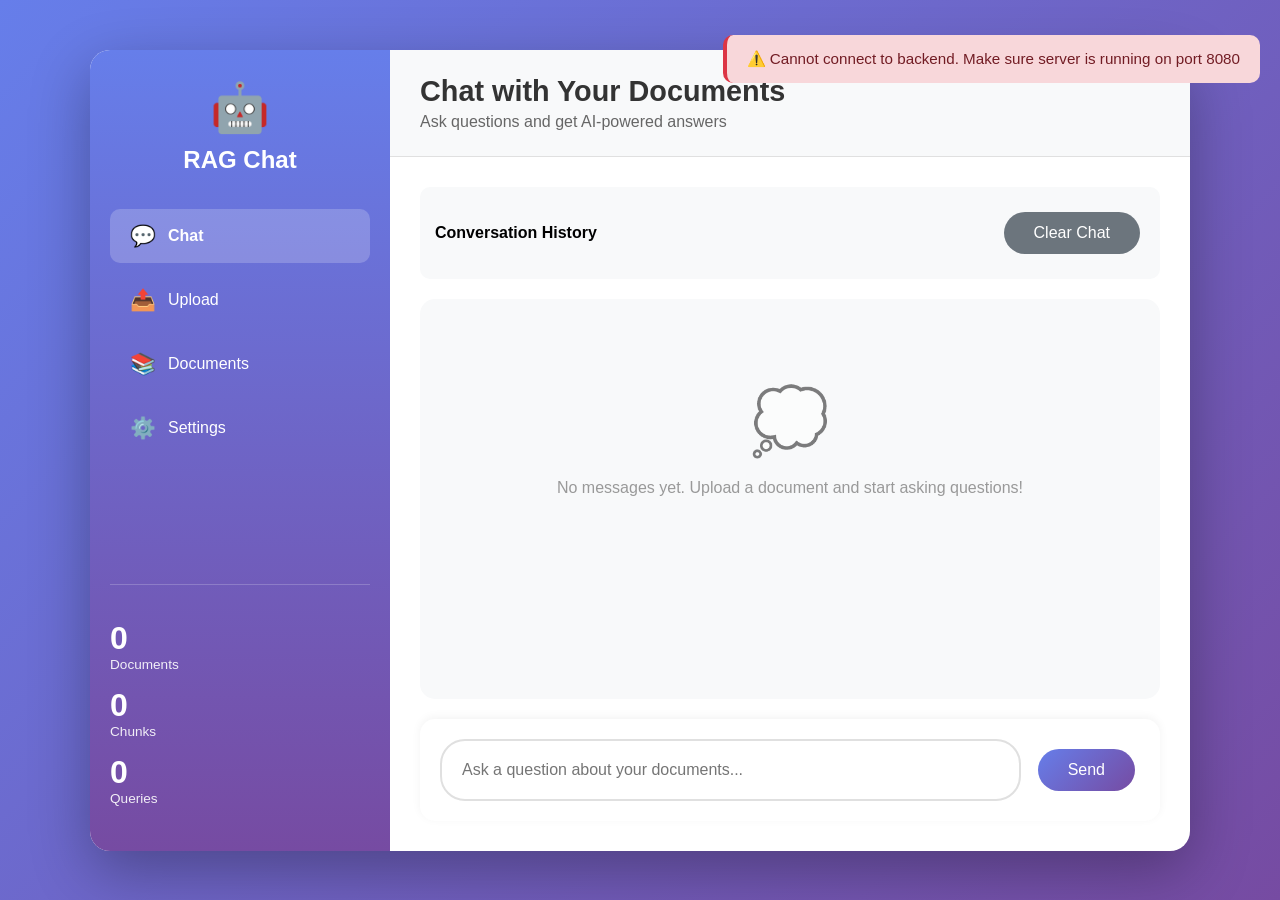
<file: frontend/index.html>
<!DOCTYPE html>
<html lang="en">
<head>
    <meta charset="UTF-8">
    <meta name="viewport" content="width=device-width, initial-scale=1.0">
    <title>Java RAG Chat System</title>
    <style>
        * {
            margin: 0;
            padding: 0;
            box-sizing: border-box;
        }

        body {
            font-family: 'Segoe UI', Tahoma, Geneva, Verdana, sans-serif;
            background: linear-gradient(135deg, #667eea 0%, #764ba2 100%);
            min-height: 100vh;
            display: flex;
            justify-content: center;
            align-items: center;
            padding: 20px;
        }

        .container {
            background: white;
            border-radius: 20px;
            box-shadow: 0 20px 60px rgba(0, 0, 0, 0.3);
            width: 100%;
            max-width: 1100px;
            overflow: hidden;
            display: grid;
            grid-template-columns: 300px 1fr;
            min-height: 700px;
        }

        /* Sidebar */
        .sidebar {
            background: linear-gradient(180deg, #667eea 0%, #764ba2 100%);
            color: white;
            padding: 30px 20px;
            display: flex;
            flex-direction: column;
        }

        .logo {
            text-align: center;
            margin-bottom: 30px;
        }

        .logo h1 {
            font-size: 1.5em;
            margin-top: 10px;
        }

        .logo .icon {
            font-size: 3em;
        }

        .menu-item {
            padding: 15px 20px;
            margin: 5px 0;
            border-radius: 10px;
            cursor: pointer;
            transition: all 0.3s;
            display: flex;
            align-items: center;
            gap: 12px;
        }

        .menu-item:hover {
            background: rgba(255, 255, 255, 0.1);
        }

        .menu-item.active {
            background: rgba(255, 255, 255, 0.2);
            font-weight: 600;
        }

        .menu-icon {
            font-size: 1.3em;
        }

        .stats-sidebar {
            margin-top: auto;
            padding-top: 20px;
            border-top: 1px solid rgba(255, 255, 255, 0.2);
        }

        .stat-item-sidebar {
            margin: 15px 0;
        }

        .stat-value-sidebar {
            font-size: 2em;
            font-weight: 700;
        }

        .stat-label-sidebar {
            font-size: 0.85em;
            opacity: 0.9;
        }

        /* Main Content */
        .main-content {
            display: flex;
            flex-direction: column;
        }

        .header {
            background: #f8f9fa;
            padding: 25px 30px;
            border-bottom: 1px solid #e0e0e0;
        }

        .header h2 {
            color: #333;
            font-size: 1.8em;
        }

        .header p {
            color: #666;
            margin-top: 5px;
        }

        .content {
            padding: 30px;
            flex: 1;
            overflow-y: auto;
        }

        .view {
            display: none;
        }

        .view.active {
            display: block;
        }

        /* Upload View */
        .upload-area {
            border: 3px dashed #667eea;
            border-radius: 15px;
            padding: 50px;
            text-align: center;
            transition: all 0.3s;
            cursor: pointer;
            background: #f8f9ff;
        }

        .upload-area:hover {
            border-color: #764ba2;
            background: #f0f3ff;
            transform: scale(1.02);
        }

        .upload-area.dragging {
            border-color: #764ba2;
            background: #e8ebff;
            transform: scale(1.05);
        }

        #fileInput {
            display: none;
        }

        .upload-icon {
            font-size: 4em;
            margin-bottom: 20px;
        }

        .btn {
            background: linear-gradient(135deg, #667eea 0%, #764ba2 100%);
            color: white;
            border: none;
            padding: 12px 30px;
            border-radius: 25px;
            font-size: 1em;
            cursor: pointer;
            transition: transform 0.2s, box-shadow 0.2s;
            margin: 10px 5px;
        }

        .btn:hover:not(:disabled) {
            transform: translateY(-2px);
            box-shadow: 0 8px 20px rgba(102, 126, 234, 0.4);
        }

        .btn:disabled {
            opacity: 0.5;
            cursor: not-allowed;
        }

        .btn-secondary {
            background: #6c757d;
        }

        /* Chat View */
        .chat-header {
            display: flex;
            justify-content: space-between;
            align-items: center;
            margin-bottom: 20px;
            padding: 15px;
            background: #f8f9fa;
            border-radius: 10px;
        }

        .chat-container {
            background: #f8f9fa;
            border-radius: 15px;
            padding: 25px;
            min-height: 400px;
            max-height: 450px;
            overflow-y: auto;
            margin-bottom: 20px;
            scroll-behavior: smooth;
        }

        .message {
            margin-bottom: 20px;
            animation: fadeIn 0.4s ease-in;
        }

        @keyframes fadeIn {
            from { opacity: 0; transform: translateY(15px); }
            to { opacity: 1; transform: translateY(0); }
        }

        .message-wrapper {
            display: flex;
            gap: 12px;
            align-items: flex-start;
        }

        .message.user .message-wrapper {
            flex-direction: row-reverse;
        }

        .avatar {
            width: 40px;
            height: 40px;
            border-radius: 50%;
            display: flex;
            align-items: center;
            justify-content: center;
            font-size: 1.3em;
            flex-shrink: 0;
        }

        .message.user .avatar {
            background: linear-gradient(135deg, #667eea 0%, #764ba2 100%);
        }

        .message.assistant .avatar {
            background: linear-gradient(135deg, #f093fb 0%, #f5576c 100%);
        }

        .message-bubble {
            padding: 15px 20px;
            border-radius: 15px;
            max-width: 75%;
            word-wrap: break-word;
        }

        .message.user .message-bubble {
            background: linear-gradient(135deg, #667eea 0%, #764ba2 100%);
            color: white;
            border-bottom-right-radius: 5px;
        }

        .message.assistant .message-bubble {
            background: white;
            border: 1px solid #e0e0e0;
            border-bottom-left-radius: 5px;
            box-shadow: 0 2px 5px rgba(0,0,0,0.05);
        }

        .message-header {
            font-weight: 600;
            margin-bottom: 8px;
            font-size: 0.85em;
            opacity: 0.8;
        }

        .message-content {
            line-height: 1.7;
            font-size: 0.95em;
        }

        .sources {
            margin-top: 15px;
            padding-top: 15px;
            border-top: 1px solid #e0e0e0;
        }

        .sources-title {
            font-size: 0.85em;
            font-weight: 600;
            margin-bottom: 8px;
            color: #666;
        }

        .source-chip {
            display: inline-block;
            background: linear-gradient(135deg, #667eea15, #764ba215);
            border: 1px solid #667eea40;
            padding: 6px 14px;
            border-radius: 20px;
            font-size: 0.8em;
            margin: 4px;
            color: #667eea;
            font-weight: 500;
        }

        .input-area {
            display: flex;
            gap: 12px;
            padding: 20px;
            background: white;
            border-radius: 15px;
            box-shadow: 0 -2px 10px rgba(0,0,0,0.05);
        }

        .input-area input {
            flex: 1;
            padding: 15px 20px;
            border: 2px solid #e0e0e0;
            border-radius: 25px;
            font-size: 1em;
            transition: all 0.3s;
        }

        .input-area input:focus {
            outline: none;
            border-color: #667eea;
            box-shadow: 0 0 0 3px rgba(102, 126, 234, 0.1);
        }

        .status {
            padding: 15px 20px;
            border-radius: 10px;
            margin: 15px 0;
            font-size: 0.95em;
            display: flex;
            align-items: center;
            gap: 10px;
        }

        .status.success {
            background: #d4edda;
            color: #155724;
            border-left: 4px solid #28a745;
        }

        .status.error {
            background: #f8d7da;
            color: #721c24;
            border-left: 4px solid #dc3545;
        }

        .status.info {
            background: #d1ecf1;
            color: #0c5460;
            border-left: 4px solid #17a2b8;
        }

        .spinner {
            border: 3px solid #f3f3f3;
            border-top: 3px solid #667eea;
            border-radius: 50%;
            width: 20px;
            height: 20px;
            animation: spin 0.8s linear infinite;
            display: inline-block;
        }

        @keyframes spin {
            0% { transform: rotate(0deg); }
            100% { transform: rotate(360deg); }
        }

        /* Documents View */
        .document-list {
            display: grid;
            gap: 15px;
        }

        .document-card {
            background: white;
            border: 1px solid #e0e0e0;
            border-radius: 12px;
            padding: 20px;
            display: flex;
            justify-content: space-between;
            align-items: center;
            transition: all 0.3s;
        }

        .document-card:hover {
            box-shadow: 0 5px 15px rgba(0,0,0,0.1);
            transform: translateY(-2px);
        }

        .document-info {
            display: flex;
            align-items: center;
            gap: 15px;
        }

        .document-icon {
            font-size: 2.5em;
        }

        .document-details h3 {
            color: #333;
            margin-bottom: 5px;
        }

        .document-meta {
            color: #666;
            font-size: 0.9em;
        }

        /* Settings View */
        .settings-group {
            background: white;
            border: 1px solid #e0e0e0;
            border-radius: 12px;
            padding: 25px;
            margin-bottom: 20px;
        }

        .settings-group h3 {
            color: #333;
            margin-bottom: 20px;
            padding-bottom: 10px;
            border-bottom: 2px solid #f0f0f0;
        }

        .setting-item {
            display: flex;
            justify-content: space-between;
            align-items: center;
            padding: 15px 0;
            border-bottom: 1px solid #f0f0f0;
        }

        .setting-item:last-child {
            border-bottom: none;
        }

        .setting-label {
            font-weight: 500;
            color: #333;
        }

        .setting-description {
            font-size: 0.85em;
            color: #666;
            margin-top: 5px;
        }

        .setting-input {
            padding: 8px 15px;
            border: 2px solid #e0e0e0;
            border-radius: 8px;
            width: 150px;
        }

        /* Responsive */
        @media (max-width: 768px) {
            .container {
                grid-template-columns: 1fr;
            }
            
            .sidebar {
                display: none;
            }
            
            .message-bubble {
                max-width: 90%;
            }
        }

        /* Empty State */
        .empty-state {
            text-align: center;
            padding: 60px 20px;
            color: #999;
        }

        .empty-state-icon {
            font-size: 4em;
            margin-bottom: 20px;
            opacity: 0.5;
        }

        /* Typing Indicator */
        .typing-indicator {
            display: flex;
            gap: 5px;
            padding: 10px 0;
        }

        .typing-dot {
            width: 8px;
            height: 8px;
            border-radius: 50%;
            background: #999;
            animation: typing 1.4s infinite;
        }

        .typing-dot:nth-child(2) {
            animation-delay: 0.2s;
        }

        .typing-dot:nth-child(3) {
            animation-delay: 0.4s;
        }

        @keyframes typing {
            0%, 60%, 100% {
                transform: translateY(0);
                opacity: 0.7;
            }
            30% {
                transform: translateY(-10px);
                opacity: 1;
            }
        }
    </style>
</head>
<body>
    <div class="container">
        <!-- Sidebar -->
        <div class="sidebar">
            <div class="logo">
                <div class="icon">🤖</div>
                <h1>RAG Chat</h1>
            </div>

            <div class="menu-item active" onclick="switchView('chat')">
                <span class="menu-icon">💬</span>
                <span>Chat</span>
            </div>
            <div class="menu-item" onclick="switchView('upload')">
                <span class="menu-icon">📤</span>
                <span>Upload</span>
            </div>
            <div class="menu-item" onclick="switchView('documents')">
                <span class="menu-icon">📚</span>
                <span>Documents</span>
            </div>
            <div class="menu-item" onclick="switchView('settings')">
                <span class="menu-icon">⚙️</span>
                <span>Settings</span>
            </div>

            <div class="stats-sidebar">
                <div class="stat-item-sidebar">
                    <div class="stat-value-sidebar" id="sidebarDocs">0</div>
                    <div class="stat-label-sidebar">Documents</div>
                </div>
                <div class="stat-item-sidebar">
                    <div class="stat-value-sidebar" id="sidebarChunks">0</div>
                    <div class="stat-label-sidebar">Chunks</div>
                </div>
                <div class="stat-item-sidebar">
                    <div class="stat-value-sidebar" id="sidebarQueries">0</div>
                    <div class="stat-label-sidebar">Queries</div>
                </div>
            </div>
        </div>

        <!-- Main Content -->
        <div class="main-content">
            <div class="header">
                <h2 id="viewTitle">Chat with Your Documents</h2>
                <p id="viewDescription">Ask questions and get AI-powered answers</p>
            </div>

            <div class="content">
                <!-- Chat View -->
                <div class="view active" id="chatView">
                    <div class="chat-header">
                        <div>
                            <strong>Conversation History</strong>
                        </div>
                        <button class="btn btn-secondary" onclick="clearChat()">Clear Chat</button>
                    </div>
                    <div class="chat-container" id="chatContainer">
                        <div class="empty-state">
                            <div class="empty-state-icon">💭</div>
                            <p>No messages yet. Upload a document and start asking questions!</p>
                        </div>
                    </div>
                    <div class="input-area">
                        <input type="text" id="queryInput" placeholder="Ask a question about your documents..." />
                        <button class="btn" onclick="sendQuery()">Send</button>
                    </div>
                </div>

                <!-- Upload View -->
                <div class="view" id="uploadView">
                    <div class="upload-area" id="uploadArea">
                        <div class="upload-icon">📁</div>
                        <p style="font-size: 1.2em; margin-bottom: 10px;"><strong>Drop PDF here or click to browse</strong></p>
                        <p style="color: #666; font-size: 0.95em;">Maximum file size: 50MB • Supported format: PDF</p>
                        <input type="file" id="fileInput" accept=".pdf" multiple>
                    </div>
                    <div id="uploadStatus"></div>
                </div>

                <!-- Documents View -->
                <div class="view" id="documentsView">
                    <div class="document-list" id="documentList">
                        <div class="empty-state">
                            <div class="empty-state-icon">📄</div>
                            <p>No documents uploaded yet.</p>
                        </div>
                    </div>
                </div>

                <!-- Settings View -->
                <div class="view" id="settingsView">
                    <div class="settings-group">
                        <h3>🔧 API Configuration</h3>
                        <div class="setting-item">
                            <div>
                                <div class="setting-label">API Base URL</div>
                                <div class="setting-description">Backend server endpoint</div>
                            </div>
                            <input type="text" class="setting-input" id="apiUrl" value="http://localhost:8080/api" style="width: 300px;">
                        </div>
                    </div>

                    <div class="settings-group">
                        <h3>🔍 Search Settings</h3>
                        <div class="setting-item">
                            <div>
                                <div class="setting-label">Results per Query (Top K)</div>
                                <div class="setting-description">Number of relevant chunks to retrieve</div>
                            </div>
                            <input type="number" class="setting-input" id="topK" value="5" min="1" max="20">
                        </div>
                    </div>

                    <div class="settings-group">
                        <h3>💡 Display Settings</h3>
                        <div class="setting-item">
                            <div>
                                <div class="setting-label">Show Source Citations</div>
                                <div class="setting-description">Display document sources in responses</div>
                            </div>
                            <label style="cursor: pointer;">
                                <input type="checkbox" id="showSources" checked> Enable
                            </label>
                        </div>
                    </div>

                    <button class="btn" onclick="saveSettings()">Save Settings</button>
                </div>
            </div>
        </div>
    </div>

    <script>
        let API_BASE_URL = 'http://localhost:8080/api';
        let uploadedDocs = 0;
        let queriesCount = 0;
        let topK = 5;
        let showSources = true;
        let documentsList = [];

        // Load settings from localStorage
        function loadSettings() {
            const savedUrl = localStorage.getItem('apiUrl');
            const savedTopK = localStorage.getItem('topK');
            const savedShowSources = localStorage.getItem('showSources');

            if (savedUrl) {
                API_BASE_URL = savedUrl;
                document.getElementById('apiUrl').value = savedUrl;
            }
            if (savedTopK) {
                topK = parseInt(savedTopK);
                document.getElementById('topK').value = savedTopK;
            }
            if (savedShowSources !== null) {
                showSources = savedShowSources === 'true';
                document.getElementById('showSources').checked = showSources;
            }
        }

        // Save settings to localStorage
        function saveSettings() {
            API_BASE_URL = document.getElementById('apiUrl').value;
            topK = parseInt(document.getElementById('topK').value);
            showSources = document.getElementById('showSources').checked;

            localStorage.setItem('apiUrl', API_BASE_URL);
            localStorage.setItem('topK', topK);
            localStorage.setItem('showSources', showSources);

            showNotification('Settings saved successfully!', 'success');
        }

        // View switching
        function switchView(viewName) {
            const views = ['chat', 'upload', 'documents', 'settings'];
            const titles = {
                'chat': 'Chat with Your Documents',
                'upload': 'Upload Documents',
                'documents': 'Manage Documents',
                'settings': 'Settings'
            };
            const descriptions = {
                'chat': 'Ask questions and get AI-powered answers',
                'upload': 'Upload PDF documents for processing',
                'documents': 'View and manage uploaded documents',
                'settings': 'Configure application settings'
            };

            views.forEach(v => {
                document.getElementById(`${v}View`).classList.remove('active');
                document.querySelectorAll('.menu-item').forEach(item => {
                    if (item.textContent.includes(v.charAt(0).toUpperCase() + v.slice(1))) {
                        item.classList.remove('active');
                    }
                });
            });

            document.getElementById(`${viewName}View`).classList.add('active');
            document.getElementById('viewTitle').textContent = titles[viewName];
            document.getElementById('viewDescription').textContent = descriptions[viewName];
            
            document.querySelectorAll('.menu-item').forEach(item => {
                if (item.textContent.includes(viewName.charAt(0).toUpperCase() + viewName.slice(1))) {
                    item.classList.add('active');
                }
            });

            if (viewName === 'documents') {
                loadDocuments();
            }
        }

        // Upload Area Interactions
        const uploadArea = document.getElementById('uploadArea');
        const fileInput = document.getElementById('fileInput');

        uploadArea.addEventListener('click', () => fileInput.click());

        uploadArea.addEventListener('dragover', (e) => {
            e.preventDefault();
            uploadArea.classList.add('dragging');
        });

        uploadArea.addEventListener('dragleave', () => {
            uploadArea.classList.remove('dragging');
        });

        uploadArea.addEventListener('drop', (e) => {
            e.preventDefault();
            uploadArea.classList.remove('dragging');
            const files = e.dataTransfer.files;
            if (files.length > 0) {
                Array.from(files).forEach(file => uploadFile(file));
            }
        });

        fileInput.addEventListener('change', (e) => {
            const files = e.target.files;
            if (files.length > 0) {
                Array.from(files).forEach(file => uploadFile(file));
            }
        });

        // Enter key to send query
        document.getElementById('queryInput').addEventListener('keypress', (e) => {
            if (e.key === 'Enter' && !e.shiftKey) {
                e.preventDefault();
                sendQuery();
            }
        });

        // Upload File Function
        async function uploadFile(file) {
            if (!file.name.endsWith('.pdf')) {
                showNotification('Please upload a PDF file', 'error');
                return;
            }

            const formData = new FormData();
            formData.append('file', file);

            const statusId = Date.now();
            showUploadStatus(statusId, 'info', `Uploading ${file.name}...`);

            try {
                const response = await fetch(`${API_BASE_URL}/documents/upload`, {
                    method: 'POST',
                    body: formData
                });

                const data = await response.json();

                if (data.status === 'SUCCESS') {
                    showUploadStatus(statusId, 'success', 
                        `✓ ${file.name} uploaded! ${data.chunksCreated} chunks created in ${data.processingTimeMs}ms`);
                    uploadedDocs++;
                    documentsList.push({
                        name: file.name,
                        chunks: data.chunksCreated,
                        uploadedAt: new Date().toLocaleString()
                    });
                    updateStats();
                } else {
                    showUploadStatus(statusId, 'error', `✗ Upload failed: ${data.message}`);
                }
            } catch (error) {
                showUploadStatus(statusId, 'error', `✗ Error: ${error.message}`);
            }
        }

        // Send Query Function
        async function sendQuery() {
            const query = document.getElementById('queryInput').value.trim();
            
            if (!query) {
                showNotification('Please enter a question', 'error');
                return;
            }

            // Add user message
            addMessage('user', query);
            document.getElementById('queryInput').value = '';

            // Show typing indicator
            addTypingIndicator();

            try {
                const response = await fetch(`${API_BASE_URL}/query`, {
                    method: 'POST',
                    headers: {
                        'Content-Type': 'application/json'
                    },
                    body: JSON.stringify({
                        query: query,
                        topK: topK
                    })
                });

                const data = await response.json();

                // Remove typing indicator
                removeTypingIndicator();

                // Add assistant response
                const answer = data.answer || 'No answer generated';
                const sources = data.sources || [];

                addMessage('assistant', answer, sources);
                queriesCount++;
                updateStats();

            } catch (error) {
                removeTypingIndicator();
                addMessage('assistant', `Error: ${error.message}`);
            }
        }

        // UI Helper Functions
        function addMessage(type, content, sources = []) {
            const chatContainer = document.getElementById('chatContainer');
            
            // Clear empty state
            const emptyState = chatContainer.querySelector('.empty-state');
            if (emptyState) {
                emptyState.remove();
            }

            const messageDiv = document.createElement('div');
            messageDiv.className = `message ${type}`;
            
            const wrapper = document.createElement('div');
            wrapper.className = 'message-wrapper';

            const avatar = document.createElement('div');
            avatar.className = 'avatar';
            avatar.textContent = type === 'user' ? '👤' : '🤖';

            const bubble = document.createElement('div');
            bubble.className = 'message-bubble';
            
            const contentDiv = document.createElement('div');
            contentDiv.className = 'message-content';
            contentDiv.textContent = content;
            
            bubble.appendChild(contentDiv);

            // Add sources if available and enabled
            if (showSources && sources.length > 0 && type === 'assistant') {
                const sourcesDiv = document.createElement('div');
                sourcesDiv.className = 'sources';
                
                const sourcesTitle = document.createElement('div');
                sourcesTitle.className = 'sources-title';
                sourcesTitle.textContent = '📎 Sources:';
                sourcesDiv.appendChild(sourcesTitle);

                sources.forEach(source => {
                    const chip = document.createElement('span');
                    chip.className = 'source-chip';
                    chip.textContent = source.documentName || 'Document';
                    sourcesDiv.appendChild(chip);
                });

                bubble.appendChild(sourcesDiv);
            }

            wrapper.appendChild(avatar);
            wrapper.appendChild(bubble);
            messageDiv.appendChild(wrapper);
            chatContainer.appendChild(messageDiv);
            
            chatContainer.scrollTop = chatContainer.scrollHeight;
        }

        function addTypingIndicator() {
            const chatContainer = document.getElementById('chatContainer');
            
            const messageDiv = document.createElement('div');
            messageDiv.className = 'message assistant typing-message';
            messageDiv.id = 'typingIndicator';
            
            const wrapper = document.createElement('div');
            wrapper.className = 'message-wrapper';

            const avatar = document.createElement('div');
            avatar.className = 'avatar';
            avatar.textContent = '🤖';

            const bubble = document.createElement('div');
            bubble.className = 'message-bubble';
            
            const typingDiv = document.createElement('div');
            typingDiv.className = 'typing-indicator';
            typingDiv.innerHTML = '<div class="typing-dot"></div><div class="typing-dot"></div><div class="typing-dot"></div>';
            
            bubble.appendChild(typingDiv);
            wrapper.appendChild(avatar);
            wrapper.appendChild(bubble);
            messageDiv.appendChild(wrapper);
            chatContainer.appendChild(messageDiv);
            
            chatContainer.scrollTop = chatContainer.scrollHeight;
        }

        function removeTypingIndicator() {
            const indicator = document.getElementById('typingIndicator');
            if (indicator) indicator.remove();
        }

        function clearChat() {
            const chatContainer = document.getElementById('chatContainer');
            chatContainer.innerHTML = `
                <div class="empty-state">
                    <div class="empty-state-icon">💭</div>
                    <p>No messages yet. Upload a document and start asking questions!</p>
                </div>
            `;
            queriesCount = 0;
            updateStats();
        }

        function showUploadStatus(id, type, message) {
            const statusDiv = document.getElementById('uploadStatus');
            let existingStatus = document.querySelector(`[data-status-id="${id}"]`);
            
            if (existingStatus) {
                existingStatus.remove();
            }

            const statusElement = document.createElement('div');
            statusElement.className = `status ${type}`;
            statusElement.setAttribute('data-status-id', id);
            statusElement.innerHTML = `<span>${message}</span>`;
            statusDiv.appendChild(statusElement);

            // Auto-remove after 5 seconds
            setTimeout(() => {
                statusElement.style.transition = 'opacity 0.3s';
                statusElement.style.opacity = '0';
                setTimeout(() => statusElement.remove(), 300);
            }, 5000);
        }

        function showNotification(message, type) {
            const notification = document.createElement('div');
            notification.className = `status ${type}`;
            notification.style.position = 'fixed';
            notification.style.top = '20px';
            notification.style.right = '20px';
            notification.style.zIndex = '9999';
            notification.style.minWidth = '300px';
            notification.textContent = message;
            document.body.appendChild(notification);

            setTimeout(() => {
                notification.style.transition = 'opacity 0.3s';
                notification.style.opacity = '0';
                setTimeout(() => notification.remove(), 300);
            }, 3000);
        }

        async function loadDocuments() {
            const documentList = document.getElementById('documentList');
            
            if (documentsList.length === 0) {
                documentList.innerHTML = `
                    <div class="empty-state">
                        <div class="empty-state-icon">📄</div>
                        <p>No documents uploaded yet.</p>
                    </div>
                `;
                return;
            }

            documentList.innerHTML = '';
            documentsList.forEach(doc => {
                const card = document.createElement('div');
                card.className = 'document-card';
                card.innerHTML = `
                    <div class="document-info">
                        <div class="document-icon">📄</div>
                        <div class="document-details">
                            <h3>${doc.name}</h3>
                            <div class="document-meta">
                                ${doc.chunks} chunks • Uploaded ${doc.uploadedAt}
                            </div>
                        </div>
                    </div>
                    <button class="btn btn-secondary" onclick="deleteDocument('${doc.name}')">Delete</button>
                `;
                documentList.appendChild(card);
            });
        }

        async function deleteDocument(name) {
            if (!confirm(`Delete ${name}?`)) return;

            try {
                const response = await fetch(`${API_BASE_URL}/documents/${encodeURIComponent(name)}`, {
                    method: 'DELETE'
                });

                if (response.ok) {
                    showNotification('Document deleted successfully', 'success');
                    documentsList = documentsList.filter(doc => doc.name !== name);
                    uploadedDocs--;
                    updateStats();
                    loadDocuments();
                } else {
                    showNotification('Failed to delete document', 'error');
                }
            } catch (error) {
                showNotification(`Error: ${error.message}`, 'error');
            }
        }

        async function updateStats() {
            try {
                const response = await fetch(`${API_BASE_URL}/documents/status`);
                const data = await response.json();
                
                const chunks = data.totalIndexedChunks || 0;
                
                document.getElementById('sidebarDocs').textContent = uploadedDocs;
                document.getElementById('sidebarChunks').textContent = chunks;
                document.getElementById('sidebarQueries').textContent = queriesCount;
            } catch (error) {
                console.error('Failed to update stats:', error);
            }
        }

        // Initialize
        loadSettings();
        updateStats();
        
        // Test connection on load
        fetch(`${API_BASE_URL}/query/health`)
            .then(response => response.json())
            .then(data => {
                console.log('✓ Connected to backend:', data);
                showNotification('Connected to backend', 'success');
            })
            .catch(error => {
                console.error('✗ Backend connection failed:', error);
                showNotification('⚠️ Cannot connect to backend. Make sure server is running on port 8080', 'error');
            });
    </script>
</body>
</html>
</file>
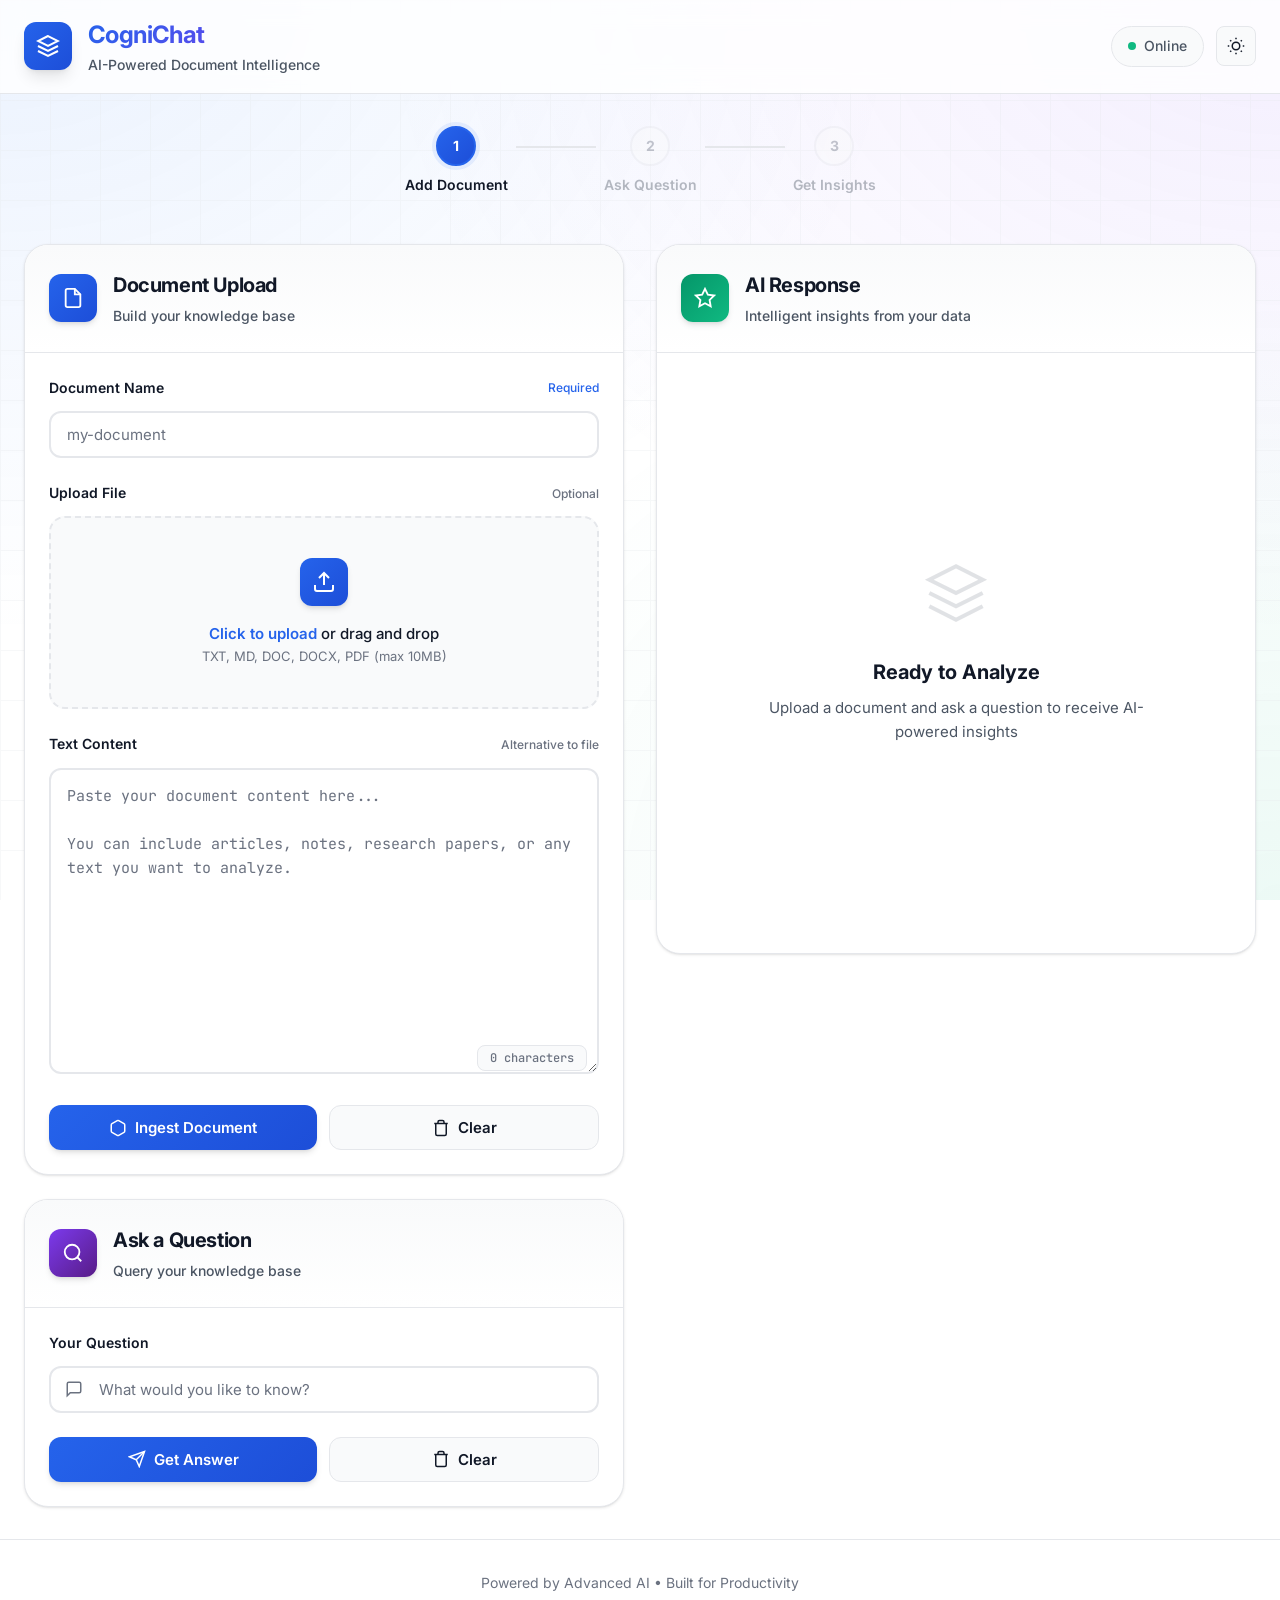
<file: frontend/one.html>
<!DOCTYPE html>
<html lang="en">
<head>
    <meta charset="UTF-8">
    <meta name="viewport" content="width=device-width, initial-scale=1.0">
    <title>CogniChat - Intelligent Document Analysis</title>
    <link rel="preconnect" href="https://fonts.googleapis.com">
    <link rel="preconnect" href="https://fonts.gstatic.com" crossorigin>
    <link href="https://fonts.googleapis.com/css2?family=Inter:wght@300;400;500;600;700;800&family=JetBrains+Mono:wght@400;500;600&display=swap" rel="stylesheet">
    <link rel="stylesheet" href="one.css">
</head>
<body>
    <!-- Background Effects -->
    <div class="bg-gradient"></div>
    <div class="bg-grid"></div>
    
    <div class="app">
        <!-- Enhanced Header -->
        <header class="header">
            <div class="header-inner">
                <div class="brand">
                    <div class="brand-icon">
                        <svg viewBox="0 0 24 24" fill="none" stroke="currentColor" stroke-width="2">
                            <path d="M12 2L2 7l10 5 10-5-10-5z"/>
                            <path d="M2 17l10 5 10-5"/>
                            <path d="M2 12l10 5 10-5"/>
                        </svg>
                        <div class="brand-pulse"></div>
                    </div>
                    <div>
                        <h1 class="brand-title">CogniChat</h1>
                        <p class="brand-subtitle">AI-Powered Document Intelligence</p>
                    </div>
                </div>
                
                <div class="header-actions">
                    <div class="status-pill">
                        <span class="status-dot"></span>
                        <span>Online</span>
                    </div>
                    <button class="icon-btn" id="theme-toggle" aria-label="Toggle theme">
                        <svg class="theme-light" viewBox="0 0 24 24" fill="none" stroke="currentColor" stroke-width="2">
                            <circle cx="12" cy="12" r="5"/>
                            <line x1="12" y1="1" x2="12" y2="3"/>
                            <line x1="12" y1="21" x2="12" y2="23"/>
                            <line x1="4.22" y1="4.22" x2="5.64" y2="5.64"/>
                            <line x1="18.36" y1="18.36" x2="19.78" y2="19.78"/>
                            <line x1="1" y1="12" x2="3" y2="12"/>
                            <line x1="21" y1="12" x2="23" y2="12"/>
                            <line x1="4.22" y1="19.78" x2="5.64" y2="18.36"/>
                            <line x1="18.36" y1="5.64" x2="19.78" y2="4.22"/>
                        </svg>
                        <svg class="theme-dark" viewBox="0 0 24 24" fill="none" stroke="currentColor" stroke-width="2">
                            <path d="M21 12.79A9 9 0 1 1 11.21 3 7 7 0 0 0 21 12.79z"/>
                        </svg>
                    </button>
                </div>
            </div>
        </header>

        <!-- Main Content -->
        <main class="main">
            <div class="container">
                
                <!-- Workflow Steps -->
                <div class="workflow">
                    <div class="workflow-step active" data-step="1">
                        <div class="step-marker">1</div>
                        <div class="step-label">Add Document</div>
                    </div>
                    <div class="workflow-line"></div>
                    <div class="workflow-step" data-step="2">
                        <div class="step-marker">2</div>
                        <div class="step-label">Ask Question</div>
                    </div>
                    <div class="workflow-line"></div>
                    <div class="workflow-step" data-step="3">
                        <div class="step-marker">3</div>
                        <div class="step-label">Get Insights</div>
                    </div>
                </div>

                <div class="grid">
                    <!-- Left Panel: Input -->
                    <div class="panel">
                        
                        <!-- Document Upload Card -->
                        <div class="card">
                            <div class="card-header">
                                <div class="card-icon gradient-blue">
                                    <svg viewBox="0 0 24 24" fill="none" stroke="currentColor" stroke-width="2">
                                        <path d="M14 2H6a2 2 0 0 0-2 2v16a2 2 0 0 0 2 2h12a2 2 0 0 0 2-2V8z"/>
                                        <polyline points="14 2 14 8 20 8"/>
                                    </svg>
                                </div>
                                <div>
                                    <h2 class="card-title">Document Upload</h2>
                                    <p class="card-desc">Build your knowledge base</p>
                                </div>
                            </div>

                            <div class="card-body">
                                <!-- Document Name -->
                                <div class="form-group">
                                    <label class="label">
                                        <span>Document Name</span>
                                        <span class="label-required">Required</span>
                                    </label>
                                    <input 
                                        type="text" 
                                        class="input" 
                                        id="source-name"
                                        placeholder="my-document"
                                        autocomplete="off"
                                    />
                                </div>

                                <!-- File Upload -->
                                <div class="form-group">
                                    <label class="label">
                                        <span>Upload File</span>
                                        <span class="label-optional">Optional</span>
                                    </label>
                                    <div class="upload-area" id="upload-area">
                                        <input 
                                            type="file" 
                                            id="file-input" 
                                            accept=".txt,.md,.doc,.docx,.pdf"
                                            hidden
                                        />
                                        <div class="upload-content">
                                            <div class="upload-icon">
                                                <svg viewBox="0 0 24 24" fill="none" stroke="currentColor" stroke-width="2">
                                                    <path d="M21 15v4a2 2 0 0 1-2 2H5a2 2 0 0 1-2-2v-4"/>
                                                    <polyline points="17 8 12 3 7 8"/>
                                                    <line x1="12" y1="3" x2="12" y2="15"/>
                                                </svg>
                                            </div>
                                            <div class="upload-text">
                                                <p class="upload-main">
                                                    <span class="upload-link">Click to upload</span> or drag and drop
                                                </p>
                                                <p class="upload-sub">TXT, MD, DOC, DOCX, PDF (max 10MB)</p>
                                            </div>
                                        </div>
                                        <div class="file-info" id="file-info"></div>
                                    </div>
                                </div>

                                <!-- Text Content -->
                                <div class="form-group">
                                    <label class="label">
                                        <span>Text Content</span>
                                        <span class="label-optional">Alternative to file</span>
                                    </label>
                                    <div class="textarea-wrapper">
                                        <textarea 
                                            class="textarea" 
                                            id="text-input"
                                            rows="10"
                                            placeholder="Paste your document content here...

You can include articles, notes, research papers, or any text you want to analyze."
                                        ></textarea>
                                        <div class="textarea-footer">
                                            <span class="char-count" id="text-counter">0 characters</span>
                                        </div>
                                    </div>
                                </div>

                                <!-- Actions -->
                                <div class="btn-group">
                                    <button class="btn btn-primary" id="ingest-button">
                                        <svg viewBox="0 0 24 24" fill="none" stroke="currentColor" stroke-width="2">
                                            <path d="M21 16V8a2 2 0 0 0-1-1.73l-7-4a2 2 0 0 0-2 0l-7 4A2 2 0 0 0 3 8v8a2 2 0 0 0 1 1.73l7 4a2 2 0 0 0 2 0l7-4A2 2 0 0 0 21 16z"/>
                                        </svg>
                                        Ingest Document
                                    </button>
                                    <button class="btn btn-secondary" id="clear-ingest-button">
                                        <svg viewBox="0 0 24 24" fill="none" stroke="currentColor" stroke-width="2">
                                            <polyline points="3 6 5 6 21 6"/>
                                            <path d="M19 6v14a2 2 0 0 1-2 2H7a2 2 0 0 1-2-2V6m3 0V4a2 2 0 0 1 2-2h4a2 2 0 0 1 2 2v2"/>
                                        </svg>
                                        Clear
                                    </button>
                                </div>
                            </div>
                        </div>

                        <!-- Query Card -->
                        <div class="card">
                            <div class="card-header">
                                <div class="card-icon gradient-purple">
                                    <svg viewBox="0 0 24 24" fill="none" stroke="currentColor" stroke-width="2">
                                        <circle cx="11" cy="11" r="8"/>
                                        <path d="m21 21-4.35-4.35"/>
                                    </svg>
                                </div>
                                <div>
                                    <h2 class="card-title">Ask a Question</h2>
                                    <p class="card-desc">Query your knowledge base</p>
                                </div>
                            </div>

                            <div class="card-body">
                                <div class="form-group">
                                    <label class="label">
                                        <span>Your Question</span>
                                    </label>
                                    <div class="input-group">
                                        <svg class="input-icon" viewBox="0 0 24 24" fill="none" stroke="currentColor" stroke-width="2">
                                            <path d="M21 15a2 2 0 0 1-2 2H7l-4 4V5a2 2 0 0 1 2-2h14a2 2 0 0 1 2 2z"/>
                                        </svg>
                                        <input 
                                            type="text" 
                                            class="input input-with-icon" 
                                            id="query-input"
                                            placeholder="What would you like to know?"
                                            autocomplete="off"
                                        />
                                    </div>
                                </div>

                                <div class="btn-group">
                                    <button class="btn btn-primary" id="query-button">
                                        <svg viewBox="0 0 24 24" fill="none" stroke="currentColor" stroke-width="2">
                                            <line x1="22" y1="2" x2="11" y2="13"/>
                                            <polygon points="22 2 15 22 11 13 2 9 22 2"/>
                                        </svg>
                                        Get Answer
                                    </button>
                                    <button class="btn btn-secondary" id="clear-query-button">
                                        <svg viewBox="0 0 24 24" fill="none" stroke="currentColor" stroke-width="2">
                                            <polyline points="3 6 5 6 21 6"/>
                                            <path d="M19 6v14a2 2 0 0 1-2 2H7a2 2 0 0 1-2-2V6m3 0V4a2 2 0 0 1 2-2h4a2 2 0 0 1 2 2v2"/>
                                        </svg>
                                        Clear
                                    </button>
                                </div>
                            </div>
                        </div>
                    </div>

                    <!-- Right Panel: Results -->
                    <div class="panel">
                        <div class="card results-card">
                            <div class="card-header">
                                <div class="card-icon gradient-green">
                                    <svg viewBox="0 0 24 24" fill="none" stroke="currentColor" stroke-width="2">
                                        <polygon points="12 2 15.09 8.26 22 9.27 17 14.14 18.18 21.02 12 17.77 5.82 21.02 7 14.14 2 9.27 8.91 8.26 12 2"/>
                                    </svg>
                                </div>
                                <div>
                                    <h2 class="card-title">AI Response</h2>
                                    <p class="card-desc">Intelligent insights from your data</p>
                                </div>
                            </div>

                            <div class="card-body results-body">
                                <!-- Empty State -->
                                <div class="empty-state" id="empty-state">
                                    <div class="empty-icon">
                                        <svg viewBox="0 0 24 24" fill="none" stroke="currentColor" stroke-width="1.5">
                                            <path d="M12 2L2 7l10 5 10-5-10-5z"/>
                                            <path d="M2 17l10 5 10-5"/>
                                            <path d="M2 12l10 5 10-5"/>
                                        </svg>
                                    </div>
                                    <h3 class="empty-title">Ready to Analyze</h3>
                                    <p class="empty-desc">Upload a document and ask a question to receive AI-powered insights</p>
                                </div>

                                <!-- Loading State -->
                                <div class="loading-state" id="loading-state">
                                    <div class="loader">
                                        <div class="loader-ring"></div>
                                        <div class="loader-ring"></div>
                                        <div class="loader-ring"></div>
                                    </div>
                                    <p class="loading-text">Analyzing your query...</p>
                                </div>

                                <!-- Results -->
                                <div class="results" id="results">
                                    <!-- Answer -->
                                    <div class="result-section" id="answer-section">
                                        <div class="result-header">
                                            <div class="result-icon">
                                                <svg viewBox="0 0 24 24" fill="none" stroke="currentColor" stroke-width="2">
                                                    <polygon points="12 2 15.09 8.26 22 9.27 17 14.14 18.18 21.02 12 17.77 5.82 21.02 7 14.14 2 9.27 8.91 8.26 12 2"/>
                                                </svg>
                                            </div>
                                            <h3 class="result-title">Answer</h3>
                                        </div>
                                        <div class="result-content" id="answer-text"></div>
                                    </div>

                                    <!-- Sources -->
                                    <div class="result-section" id="sources-section">
                                        <div class="result-header">
                                            <div class="result-icon result-icon-alt">
                                                <svg viewBox="0 0 24 24" fill="none" stroke="currentColor" stroke-width="2">
                                                    <path d="M4 19.5v-15A2.5 2.5 0 0 1 6.5 2H20v20H6.5a2.5 2.5 0 0 1 0-5H20"/>
                                                </svg>
                                            </div>
                                            <h3 class="result-title">Sources</h3>
                                        </div>
                                        <div class="sources-list" id="sources-list"></div>
                                    </div>
                                </div>
                            </div>
                        </div>
                    </div>
                </div>
            </div>
        </main>

        <!-- Footer -->
        <footer class="footer">
            <p>Powered by Advanced AI • Built for Productivity</p>
        </footer>
    </div>

    <!-- Toast -->
    <div class="toast" id="toast">
        <div class="toast-icon"></div>
        <div class="toast-content">
            <p class="toast-title"></p>
            <p class="toast-message"></p>
        </div>
    </div>

    <script src="one.js"></script>
</body>
</html>
</file>
<file: frontend/one.css>
/* ============================================
   Modern Design System
   ============================================ */

:root {
    /* Colors - Blue */
    --blue-50: #eff6ff;
    --blue-100: #dbeafe;
    --blue-500: #3b82f6;
    --blue-600: #2563eb;
    --blue-700: #1d4ed8;
    --blue-900: #1e3a8a;
    
    /* Colors - Purple */
    --purple-500: #8b5cf6;
    --purple-600: #7c3aed;
    --purple-900: #581c87;
    
    /* Colors - Green */
    --green-500: #10b981;
    --green-600: #059669;
    
    /* Neutrals - Light */
    --gray-50: #f9fafb;
    --gray-100: #f3f4f6;
    --gray-200: #e5e7eb;
    --gray-300: #d1d5db;
    --gray-400: #9ca3af;
    --gray-500: #6b7280;
    --gray-600: #4b5563;
    --gray-700: #374151;
    --gray-800: #1f2937;
    --gray-900: #111827;
    
    /* Semantic */
    --bg-primary: #ffffff;
    --bg-secondary: var(--gray-50);
    --bg-tertiary: var(--gray-100);
    --text-primary: var(--gray-900);
    --text-secondary: var(--gray-600);
    --text-tertiary: var(--gray-500);
    --border-color: var(--gray-200);
    --border-hover: var(--gray-300);
    
    /* Shadows */
    --shadow-sm: 0 1px 2px 0 rgba(0, 0, 0, 0.05);
    --shadow: 0 1px 3px 0 rgba(0, 0, 0, 0.1), 0 1px 2px -1px rgba(0, 0, 0, 0.1);
    --shadow-md: 0 4px 6px -1px rgba(0, 0, 0, 0.1), 0 2px 4px -2px rgba(0, 0, 0, 0.1);
    --shadow-lg: 0 10px 15px -3px rgba(0, 0, 0, 0.1), 0 4px 6px -4px rgba(0, 0, 0, 0.1);
    --shadow-xl: 0 20px 25px -5px rgba(0, 0, 0, 0.1), 0 8px 10px -6px rgba(0, 0, 0, 0.1);
    
    /* Spacing */
    --space-1: 0.25rem;
    --space-2: 0.5rem;
    --space-3: 0.75rem;
    --space-4: 1rem;
    --space-5: 1.25rem;
    --space-6: 1.5rem;
    --space-8: 2rem;
    --space-10: 2.5rem;
    --space-12: 3rem;
    --space-16: 4rem;
    
    /* Border Radius */
    --radius-sm: 0.375rem;
    --radius: 0.5rem;
    --radius-lg: 0.75rem;
    --radius-xl: 1rem;
    --radius-2xl: 1.5rem;
    --radius-full: 9999px;
    
    /* Typography */
    --font-sans: 'Inter', -apple-system, BlinkMacSystemFont, 'Segoe UI', sans-serif;
    --font-mono: 'JetBrains Mono', 'Courier New', monospace;
    
    /* Transitions */
    --transition: 150ms cubic-bezier(0.4, 0, 0.2, 1);
    --transition-slow: 300ms cubic-bezier(0.4, 0, 0.2, 1);
}

/* Dark Theme */
[data-theme="dark"] {
    --gray-50: #18181b;
    --gray-100: #27272a;
    --gray-200: #3f3f46;
    --gray-300: #52525b;
    --gray-400: #71717a;
    --gray-500: #a1a1aa;
    --gray-600: #d4d4d8;
    --gray-700: #e4e4e7;
    --gray-800: #f4f4f5;
    --gray-900: #fafafa;
    
    --bg-primary: #09090b;
    --bg-secondary: var(--gray-50);
    --bg-tertiary: var(--gray-100);
    --text-primary: var(--gray-900);
    --text-secondary: var(--gray-600);
    --text-tertiary: var(--gray-500);
    --border-color: var(--gray-200);
    --border-hover: var(--gray-300);
    
    --shadow-sm: 0 1px 2px 0 rgba(0, 0, 0, 0.5);
    --shadow: 0 1px 3px 0 rgba(0, 0, 0, 0.6), 0 1px 2px -1px rgba(0, 0, 0, 0.5);
    --shadow-md: 0 4px 6px -1px rgba(0, 0, 0, 0.7), 0 2px 4px -2px rgba(0, 0, 0, 0.6);
    --shadow-lg: 0 10px 15px -3px rgba(0, 0, 0, 0.8), 0 4px 6px -4px rgba(0, 0, 0, 0.7);
    --shadow-xl: 0 20px 25px -5px rgba(0, 0, 0, 0.9), 0 8px 10px -6px rgba(0, 0, 0, 0.8);
}

/* ============================================
   Base Styles
   ============================================ */

* {
    margin: 0;
    padding: 0;
    box-sizing: border-box;
}

html {
    font-size: 16px;
    -webkit-font-smoothing: antialiased;
    -moz-osx-font-smoothing: grayscale;
}

body {
    font-family: var(--font-sans);
    background: var(--bg-primary);
    color: var(--text-primary);
    line-height: 1.6;
    min-height: 100vh;
}

/* ============================================
   Background Effects
   ============================================ */

.bg-gradient {
    position: fixed;
    inset: 0;
    background: 
        radial-gradient(at 0% 0%, rgba(59, 130, 246, 0.1) 0, transparent 50%),
        radial-gradient(at 100% 0%, rgba(139, 92, 246, 0.1) 0, transparent 50%),
        radial-gradient(at 100% 100%, rgba(16, 185, 129, 0.08) 0, transparent 50%);
    z-index: -2;
    pointer-events: none;
}

.bg-grid {
    position: fixed;
    inset: 0;
    background-image: 
        linear-gradient(var(--border-color) 1px, transparent 1px),
        linear-gradient(90deg, var(--border-color) 1px, transparent 1px);
    background-size: 50px 50px;
    opacity: 0.3;
    z-index: -1;
    pointer-events: none;
}

/* ============================================
   App Structure
   ============================================ */

.app {
    min-height: 100vh;
    display: flex;
    flex-direction: column;
}

/* ============================================
   Header
   ============================================ */

.header {
    position: sticky;
    top: 0;
    z-index: 100;
    background: rgba(255, 255, 255, 0.8);
    backdrop-filter: blur(12px);
    border-bottom: 1px solid var(--border-color);
    transition: background var(--transition);
}

[data-theme="dark"] .header {
    background: rgba(9, 9, 11, 0.8);
}

.header-inner {
    max-width: 1400px;
    margin: 0 auto;
    padding: var(--space-4) var(--space-6);
    display: flex;
    justify-content: space-between;
    align-items: center;
}

/* Brand */
.brand {
    display: flex;
    align-items: center;
    gap: var(--space-4);
}

.brand-icon {
    position: relative;
    width: 48px;
    height: 48px;
    background: linear-gradient(135deg, var(--blue-600) 0%, var(--blue-700) 100%);
    border-radius: var(--radius-lg);
    display: flex;
    align-items: center;
    justify-content: center;
    box-shadow: var(--shadow-lg);
    transition: transform var(--transition);
}

.brand-icon svg {
    width: 24px;
    height: 24px;
    color: white;
}

.brand-icon:hover {
    transform: scale(1.05);
}

.brand-pulse {
    position: absolute;
    inset: -4px;
    border-radius: var(--radius-lg);
    border: 2px solid var(--blue-500);
    opacity: 0;
    animation: pulse-ring 2s ease-out infinite;
}

@keyframes pulse-ring {
    0% { transform: scale(1); opacity: 0.5; }
    100% { transform: scale(1.1); opacity: 0; }
}

.brand-title {
    font-size: 1.5rem;
    font-weight: 700;
    letter-spacing: -0.025em;
    background: linear-gradient(135deg, var(--blue-600) 0%, var(--purple-600) 100%);
    -webkit-background-clip: text;
    -webkit-text-fill-color: transparent;
    background-clip: text;
}

.brand-subtitle {
    font-size: 0.875rem;
    color: var(--text-secondary);
    font-weight: 500;
}

/* Header Actions */
.header-actions {
    display: flex;
    align-items: center;
    gap: var(--space-3);
}

.status-pill {
    display: flex;
    align-items: center;
    gap: var(--space-2);
    padding: var(--space-2) var(--space-4);
    background: var(--bg-secondary);
    border: 1px solid var(--border-color);
    border-radius: var(--radius-full);
    font-size: 0.875rem;
    font-weight: 500;
    color: var(--text-secondary);
}

.status-dot {
    width: 8px;
    height: 8px;
    background: var(--green-500);
    border-radius: 50%;
    animation: pulse-dot 2s ease-in-out infinite;
}

@keyframes pulse-dot {
    0%, 100% { opacity: 1; }
    50% { opacity: 0.5; }
}

.icon-btn {
    width: 40px;
    height: 40px;
    display: flex;
    align-items: center;
    justify-content: center;
    background: var(--bg-secondary);
    border: 1px solid var(--border-color);
    border-radius: var(--radius);
    cursor: pointer;
    transition: all var(--transition);
}

.icon-btn svg {
    width: 18px;
    height: 18px;
    color: var(--text-primary);
}

.icon-btn:hover {
    background: var(--bg-tertiary);
    border-color: var(--border-hover);
    transform: scale(1.05);
}

.theme-light { display: block; }
.theme-dark { display: none; }
[data-theme="dark"] .theme-light { display: none; }
[data-theme="dark"] .theme-dark { display: block; }

/* ============================================
   Main Content
   ============================================ */

.main {
    flex: 1;
    padding: var(--space-8) 0;
}

.container {
    max-width: 1400px;
    margin: 0 auto;
    padding: 0 var(--space-6);
}

/* ============================================
   Workflow Steps
   ============================================ */

.workflow {
    display: flex;
    align-items: center;
    justify-content: center;
    margin-bottom: var(--space-12);
    gap: var(--space-2);
}

.workflow-step {
    display: flex;
    flex-direction: column;
    align-items: center;
    gap: var(--space-2);
    opacity: 0.4;
    transition: opacity var(--transition);
}

.workflow-step.active {
    opacity: 1;
}

.step-marker {
    width: 40px;
    height: 40px;
    display: flex;
    align-items: center;
    justify-content: center;
    background: var(--bg-secondary);
    border: 2px solid var(--border-color);
    border-radius: 50%;
    font-weight: 700;
    font-size: 0.875rem;
    color: var(--text-tertiary);
    transition: all var(--transition);
}

.workflow-step.active .step-marker {
    background: linear-gradient(135deg, var(--blue-600) 0%, var(--blue-700) 100%);
    border-color: var(--blue-600);
    color: white;
    box-shadow: 0 0 0 4px rgba(59, 130, 246, 0.1);
}

.step-label {
    font-size: 0.875rem;
    font-weight: 600;
    color: var(--text-secondary);
}

.workflow-step.active .step-label {
    color: var(--text-primary);
}

.workflow-line {
    width: 80px;
    height: 2px;
    background: var(--border-color);
    margin-bottom: 28px;
}

/* ============================================
   Grid Layout
   ============================================ */

.grid {
    display: grid;
    grid-template-columns: 1fr 1fr;
    gap: var(--space-8);
}

.panel {
    display: flex;
    flex-direction: column;
    gap: var(--space-6);
}

/* ============================================
   Cards
   ============================================ */

.card {
    background: var(--bg-primary);
    border: 1px solid var(--border-color);
    border-radius: var(--radius-2xl);
    box-shadow: var(--shadow);
    overflow: hidden;
    transition: all var(--transition);
}

.card:hover {
    box-shadow: var(--shadow-md);
}

.card-header {
    display: flex;
    align-items: center;
    gap: var(--space-4);
    padding: var(--space-6);
    background: linear-gradient(to bottom, var(--bg-secondary), transparent);
    border-bottom: 1px solid var(--border-color);
}

.card-icon {
    width: 48px;
    height: 48px;
    flex-shrink: 0;
    display: flex;
    align-items: center;
    justify-content: center;
    border-radius: var(--radius-lg);
    box-shadow: var(--shadow-md);
    transition: transform var(--transition);
}

.card:hover .card-icon {
    transform: scale(1.05);
}

.card-icon svg {
    width: 22px;
    height: 22px;
    color: white;
}

.gradient-blue {
    background: linear-gradient(135deg, var(--blue-600) 0%, var(--blue-700) 100%);
}

.gradient-purple {
    background: linear-gradient(135deg, var(--purple-600) 0%, var(--purple-900) 100%);
}

.gradient-green {
    background: linear-gradient(135deg, var(--green-600) 0%, var(--green-500) 100%);
}

.card-title {
    font-size: 1.25rem;
    font-weight: 700;
    letter-spacing: -0.02em;
    color: var(--text-primary);
    margin-bottom: var(--space-1);
}

.card-desc {
    font-size: 0.875rem;
    color: var(--text-secondary);
    font-weight: 500;
}

.card-body {
    padding: var(--space-6);
}

.results-body {
    min-height: 600px;
    display: flex;
    flex-direction: column;
}

/* ============================================
   Form Elements
   ============================================ */

.form-group {
    margin-bottom: var(--space-6);
}

.form-group:last-child {
    margin-bottom: 0;
}

.label {
    display: flex;
    justify-content: space-between;
    align-items: center;
    margin-bottom: var(--space-3);
    font-size: 0.875rem;
    font-weight: 600;
    color: var(--text-primary);
}

.label-required,
.label-optional {
    font-size: 0.75rem;
    font-weight: 500;
    color: var(--text-tertiary);
}

.label-required {
    color: var(--blue-600);
}

/* Input */
.input {
    width: 100%;
    padding: 0.75rem 1rem;
    font-size: 0.9375rem;
    font-family: inherit;
    color: var(--text-primary);
    background: var(--bg-primary);
    border: 2px solid var(--border-color);
    border-radius: var(--radius-lg);
    outline: none;
    transition: all var(--transition);
}

.input::placeholder {
    color: var(--text-tertiary);
}

.input:hover {
    border-color: var(--border-hover);
}

.input:focus {
    border-color: var(--blue-500);
    box-shadow: 0 0 0 3px rgba(59, 130, 246, 0.1);
}

.input-group {
    position: relative;
}

.input-icon {
    position: absolute;
    left: 1rem;
    top: 50%;
    transform: translateY(-50%);
    width: 18px;
    height: 18px;
    color: var(--text-tertiary);
    pointer-events: none;
}

.input-with-icon {
    padding-left: 3rem;
}

/* Upload Area */
.upload-area {
    position: relative;
    padding: var(--space-10);
    background: var(--bg-secondary);
    border: 2px dashed var(--border-color);
    border-radius: var(--radius-xl);
    cursor: pointer;
    transition: all var(--transition);
    text-align: center;
}

.upload-area:hover {
    border-color: var(--blue-500);
    background: var(--blue-50);
}

[data-theme="dark"] .upload-area:hover {
    background: rgba(59, 130, 246, 0.05);
}

.upload-content {
    display: flex;
    flex-direction: column;
    align-items: center;
    gap: var(--space-4);
}

.upload-icon {
    width: 48px;
    height: 48px;
    display: flex;
    align-items: center;
    justify-content: center;
    background: linear-gradient(135deg, var(--blue-600) 0%, var(--blue-700) 100%);
    border-radius: var(--radius-lg);
    box-shadow: var(--shadow-md);
    transition: transform var(--transition);
}

.upload-area:hover .upload-icon {
    transform: translateY(-4px);
}

.upload-icon svg {
    width: 24px;
    height: 24px;
    color: white;
}

.upload-main {
    font-size: 0.9375rem;
    color: var(--text-primary);
    font-weight: 500;
}

.upload-link {
    color: var(--blue-600);
    font-weight: 600;
}

.upload-sub {
    font-size: 0.8125rem;
    color: var(--text-tertiary);
}

.file-info {
    margin-top: var(--space-4);
    padding: var(--space-3) var(--space-4);
    background: var(--blue-50);
    border: 1px solid var(--blue-200);
    border-radius: var(--radius);
    font-size: 0.875rem;
    font-weight: 500;
    color: var(--blue-700);
    display: none;
}

[data-theme="dark"] .file-info {
    background: rgba(59, 130, 246, 0.1);
    border-color: var(--blue-900);
    color: var(--blue-500);
}

.file-info.show {
    display: block;
}

/* Textarea */
.textarea-wrapper {
    position: relative;
}

.textarea {
    width: 100%;
    padding: 0.875rem 1rem;
    padding-bottom: 3rem;
    font-size: 0.9375rem;
    font-family: var(--font-mono);
    line-height: 1.6;
    color: var(--text-primary);
    background: var(--bg-primary);
    border: 2px solid var(--border-color);
    border-radius: var(--radius-lg);
    outline: none;
    resize: vertical;
    min-height: 200px;
    transition: all var(--transition);
}

.textarea::placeholder {
    color: var(--text-tertiary);
}

.textarea:hover {
    border-color: var(--border-hover);
}

.textarea:focus {
    border-color: var(--blue-500);
    box-shadow: 0 0 0 3px rgba(59, 130, 246, 0.1);
}

.textarea-footer {
    position: absolute;
    bottom: 0.75rem;
    right: 0.75rem;
}

.char-count {
    padding: var(--space-1) var(--space-3);
    background: var(--bg-secondary);
    border: 1px solid var(--border-color);
    border-radius: var(--radius);
    font-size: 0.75rem;
    font-family: var(--font-mono);
    color: var(--text-tertiary);
    font-weight: 500;
}

/* ============================================
   Buttons
   ============================================ */

.btn {
    display: inline-flex;
    align-items: center;
    justify-content: center;
    gap: var(--space-2);
    padding: 0.75rem 1.5rem;
    font-size: 0.9375rem;
    font-weight: 600;
    font-family: inherit;
    border: none;
    border-radius: var(--radius-lg);
    cursor: pointer;
    outline: none;
    transition: all var(--transition);
    white-space: nowrap;
}

.btn svg {
    width: 18px;
    height: 18px;
}

.btn-primary {
    background: linear-gradient(135deg, var(--blue-600) 0%, var(--blue-700) 100%);
    color: white;
    box-shadow: var(--shadow-md);
}

.btn-primary:hover {
    transform: translateY(-2px);
    box-shadow: var(--shadow-lg);
}

.btn-primary:active {
    transform: translateY(0);
}

.btn-secondary {
    background: var(--bg-secondary);
    color: var(--text-primary);
    border: 1px solid var(--border-color);
}

.btn-secondary:hover {
    background: var(--bg-tertiary);
    border-color: var(--border-hover);
}

.btn-group {
    display: flex;
    gap: var(--space-3);
}

.btn-group .btn {
    flex: 1;
}

/* ============================================
   States
   ============================================ */

/* Empty State */
.empty-state {
    flex: 1;
    display: flex;
    flex-direction: column;
    align-items: center;
    justify-content: center;
    padding: var(--space-16) var(--space-6);
    text-align: center;
}

.empty-icon {
    margin-bottom: var(--space-6);
    opacity: 0.2;
    animation: float 3s ease-in-out infinite;
}

@keyframes float {
    0%, 100% { transform: translateY(0); }
    50% { transform: translateY(-10px); }
}

.empty-icon svg {
    width: 64px;
    height: 64px;
    color: var(--text-tertiary);
}

.empty-title {
    font-size: 1.25rem;
    font-weight: 700;
    color: var(--text-primary);
    margin-bottom: var(--space-2);
}

.empty-desc {
    font-size: 0.9375rem;
    color: var(--text-secondary);
    max-width: 400px;
}

/* Loading State */
.loading-state {
    flex: 1;
    display: none;
    flex-direction: column;
    align-items: center;
    justify-content: center;
    padding: var(--space-16) var(--space-6);
}

.loading-state.show {
    display: flex;
}

.loader {
    position: relative;
    width: 60px;
    height: 60px;
    margin-bottom: var(--space-6);
}

.loader-ring {
    position: absolute;
    width: 100%;
    height: 100%;
    border: 3px solid transparent;
    border-top-color: var(--blue-500);
    border-radius: 50%;
    animation: spin 1.2s cubic-bezier(0.5, 0, 0.5, 1) infinite;
}

.loader-ring:nth-child(1) {
    animation-delay: -0.45s;
}

.loader-ring:nth-child(2) {
    animation-delay: -0.3s;
}

.loader-ring:nth-child(3) {
    animation-delay: -0.15s;
}

@keyframes spin {
    0% { transform: rotate(0deg); }
    100% { transform: rotate(360deg); }
}

.loading-text {
    font-size: 0.9375rem;
    font-weight: 500;
    color: var(--text-secondary);
}

/* Results */
.results {
    display: none;
    flex-direction: column;
    gap: var(--space-6);
}

.results.show {
    display: flex;
    animation: fadeIn var(--transition-slow);
}

@keyframes fadeIn {
    from { opacity: 0; transform: translateY(10px); }
    to { opacity: 1; transform: translateY(0); }
}

.result-section {
    display: none;
}

.result-section.show {
    display: block;
    animation: slideUp var(--transition-slow);
}

@keyframes slideUp {
    from { opacity: 0; transform: translateY(20px); }
    to { opacity: 1; transform: translateY(0); }
}

.result-header {
    display: flex;
    align-items: center;
    gap: var(--space-3);
    margin-bottom: var(--space-4);
    padding-bottom: var(--space-3);
    border-bottom: 2px solid var(--border-color);
}

.result-icon {
    width: 32px;
    height: 32px;
    flex-shrink: 0;
    display: flex;
    align-items: center;
    justify-content: center;
    background: linear-gradient(135deg, var(--blue-600) 0%, var(--blue-700) 100%);
    border-radius: var(--radius);
}

.result-icon svg {
    width: 16px;
    height: 16px;
    color: white;
}

.result-icon-alt {
    background: linear-gradient(135deg, var(--purple-600) 0%, var(--purple-900) 100%);
}

.result-title {
    font-size: 1rem;
    font-weight: 700;
    color: var(--text-primary);
}

.result-content {
    padding: var(--space-5);
    background: var(--bg-secondary);
    border-left: 4px solid var(--blue-500);
    border-radius: var(--radius-lg);
    font-size: 0.9375rem;
    line-height: 1.7;
    color: var(--text-primary);
}

/* Sources */
.sources-list {
    display: flex;
    flex-direction: column;
    gap: var(--space-3);
}

.source-item {
    padding: var(--space-4);
    background: var(--bg-secondary);
    border-left: 3px solid var(--green-500);
    border-radius: var(--radius);
    font-size: 0.875rem;
    line-height: 1.6;
    transition: all var(--transition);
}

.source-item:hover {
    transform: translateX(4px);
    box-shadow: var(--shadow);
}

/* ============================================
   Footer
   ============================================ */

.footer {
    padding: var(--space-8) var(--space-6);
    text-align: center;
    border-top: 1px solid var(--border-color);
    font-size: 0.875rem;
    color: var(--text-tertiary);
}

/* ============================================
   Toast
   ============================================ */

.toast {
    position: fixed;
    bottom: var(--space-6);
    right: var(--space-6);
    max-width: 400px;
    padding: var(--space-4);
    background: var(--gray-900);
    color: white;
    border-radius: var(--radius-xl);
    box-shadow: var(--shadow-xl);
    display: none;
    align-items: start;
    gap: var(--space-3);
    z-index: 1000;
    animation: slideInRight var(--transition-slow);
}

[data-theme="dark"] .toast {
    background: var(--gray-100);
    color: var(--text-primary);
}

@keyframes slideInRight {
    from { transform: translateX(100%); opacity: 0; }
    to { transform: translateX(0); opacity: 1; }
}

.toast.show {
    display: flex;
}

.toast-icon {
    width: 20px;
    height: 20px;
    flex-shrink: 0;
    border-radius: 50%;
}

.toast-title {
    font-weight: 600;
    margin-bottom: var(--space-1);
}

.toast-message {
    font-size: 0.875rem;
    opacity: 0.9;
}

.toast.success .toast-icon {
    background: var(--green-500);
}

.toast.error .toast-icon {
    background: #ef4444;
}

.toast.info .toast-icon {
    background: var(--blue-500);
}

/* ============================================
   Utility Classes
   ============================================ */

.hidden {
    display: none !important;
}

/* ============================================
   Responsive Design
   ============================================ */

@media (max-width: 1024px) {
    .grid {
        grid-template-columns: 1fr;
    }
    
    .results-body {
        min-height: 400px;
    }
}

@media (max-width: 768px) {
    .container {
        padding: 0 var(--space-4);
    }
    
    .header-inner {
        padding: var(--space-3) var(--space-4);
    }
    
    .brand-icon {
        width: 40px;
        height: 40px;
    }
    
    .brand-icon svg {
        width: 20px;
        height: 20px;
    }
    
    .brand-title {
        font-size: 1.25rem;
    }
    
    .brand-subtitle {
        font-size: 0.8125rem;
    }
    
    .status-pill {
        display: none;
    }
    
    .workflow {
        margin-bottom: var(--space-8);
    }
    
    .workflow-line {
        width: 40px;
    }
    
    .step-label {
        font-size: 0.8125rem;
    }
    
    .card-header,
    .card-body {
        padding: var(--space-5);
    }
    
    .btn-group {
        flex-direction: column;
    }
    
    .toast {
        left: var(--space-4);
        right: var(--space-4);
    }
}

@media (max-width: 480px) {
    .main {
        padding: var(--space-6) 0;
    }
    
    .card-title {
        font-size: 1.125rem;
    }
    
    .upload-area {
        padding: var(--space-8);
    }
}
</file>
